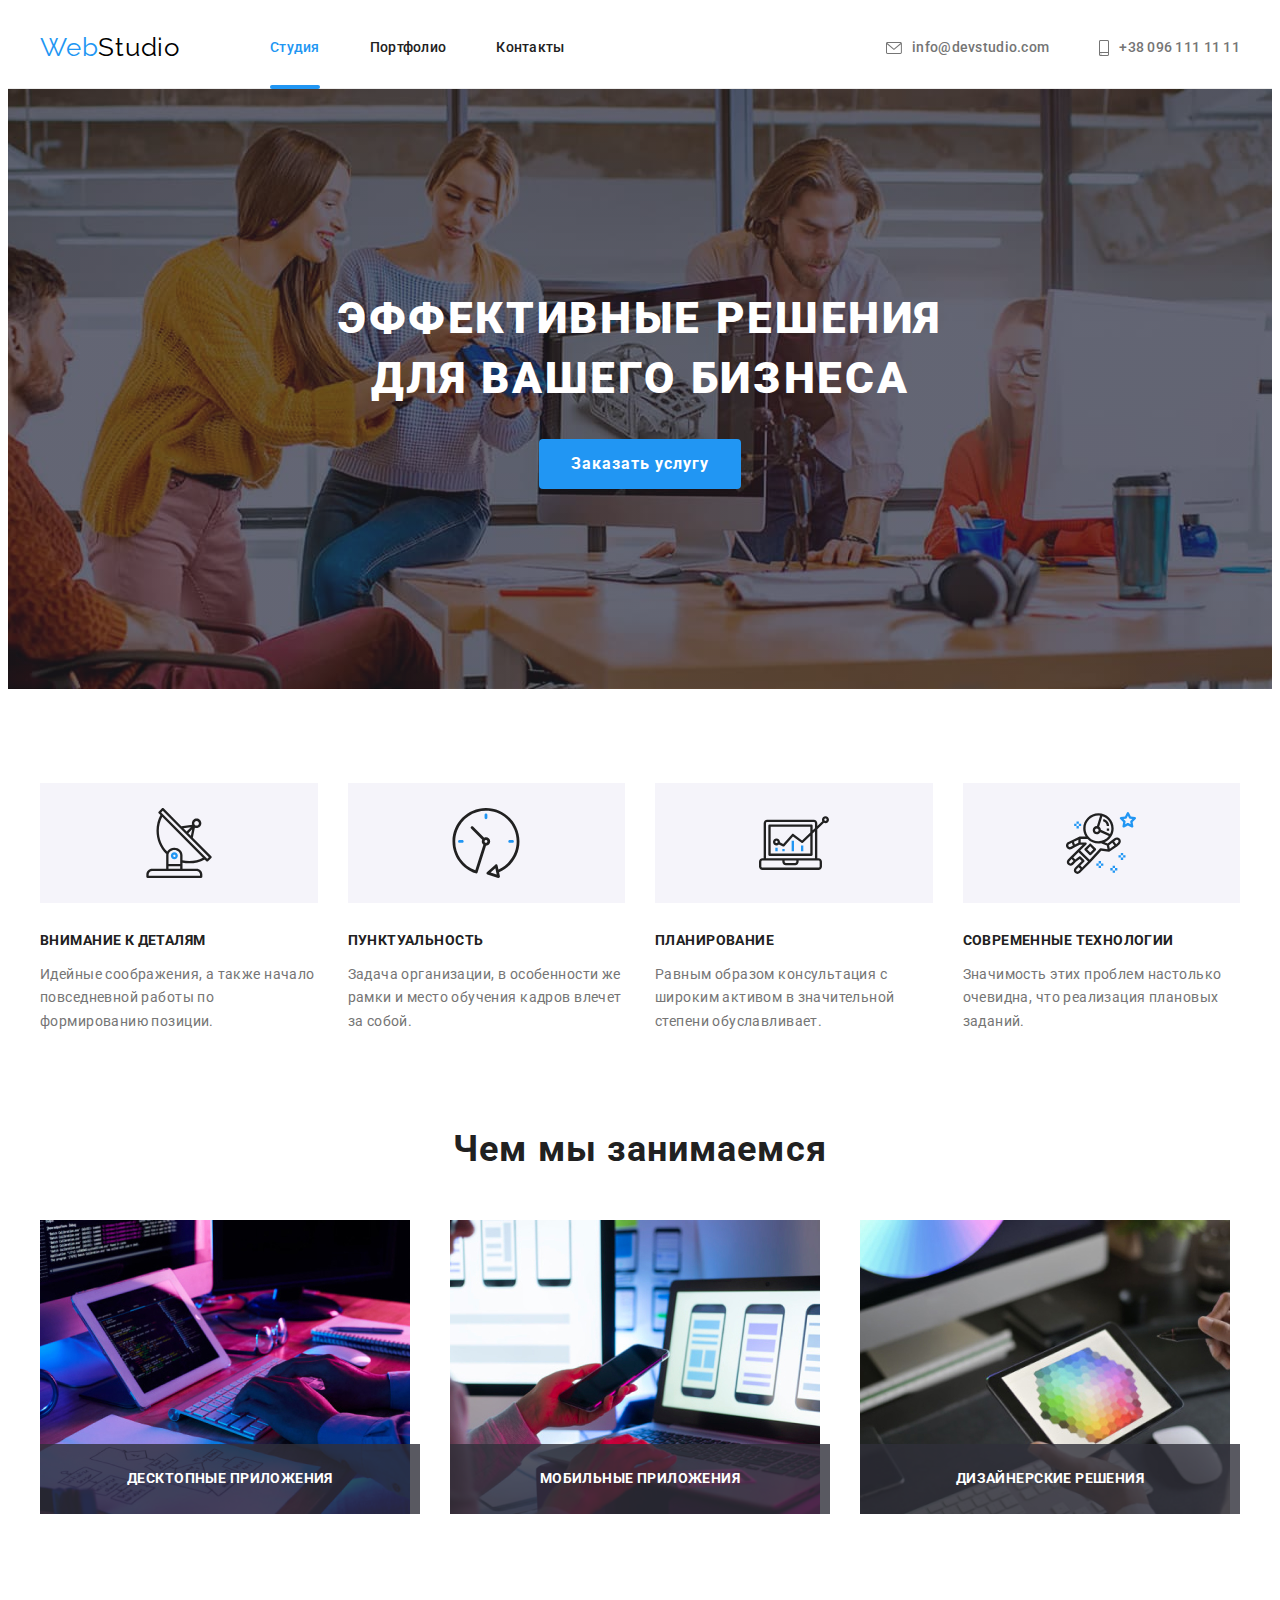
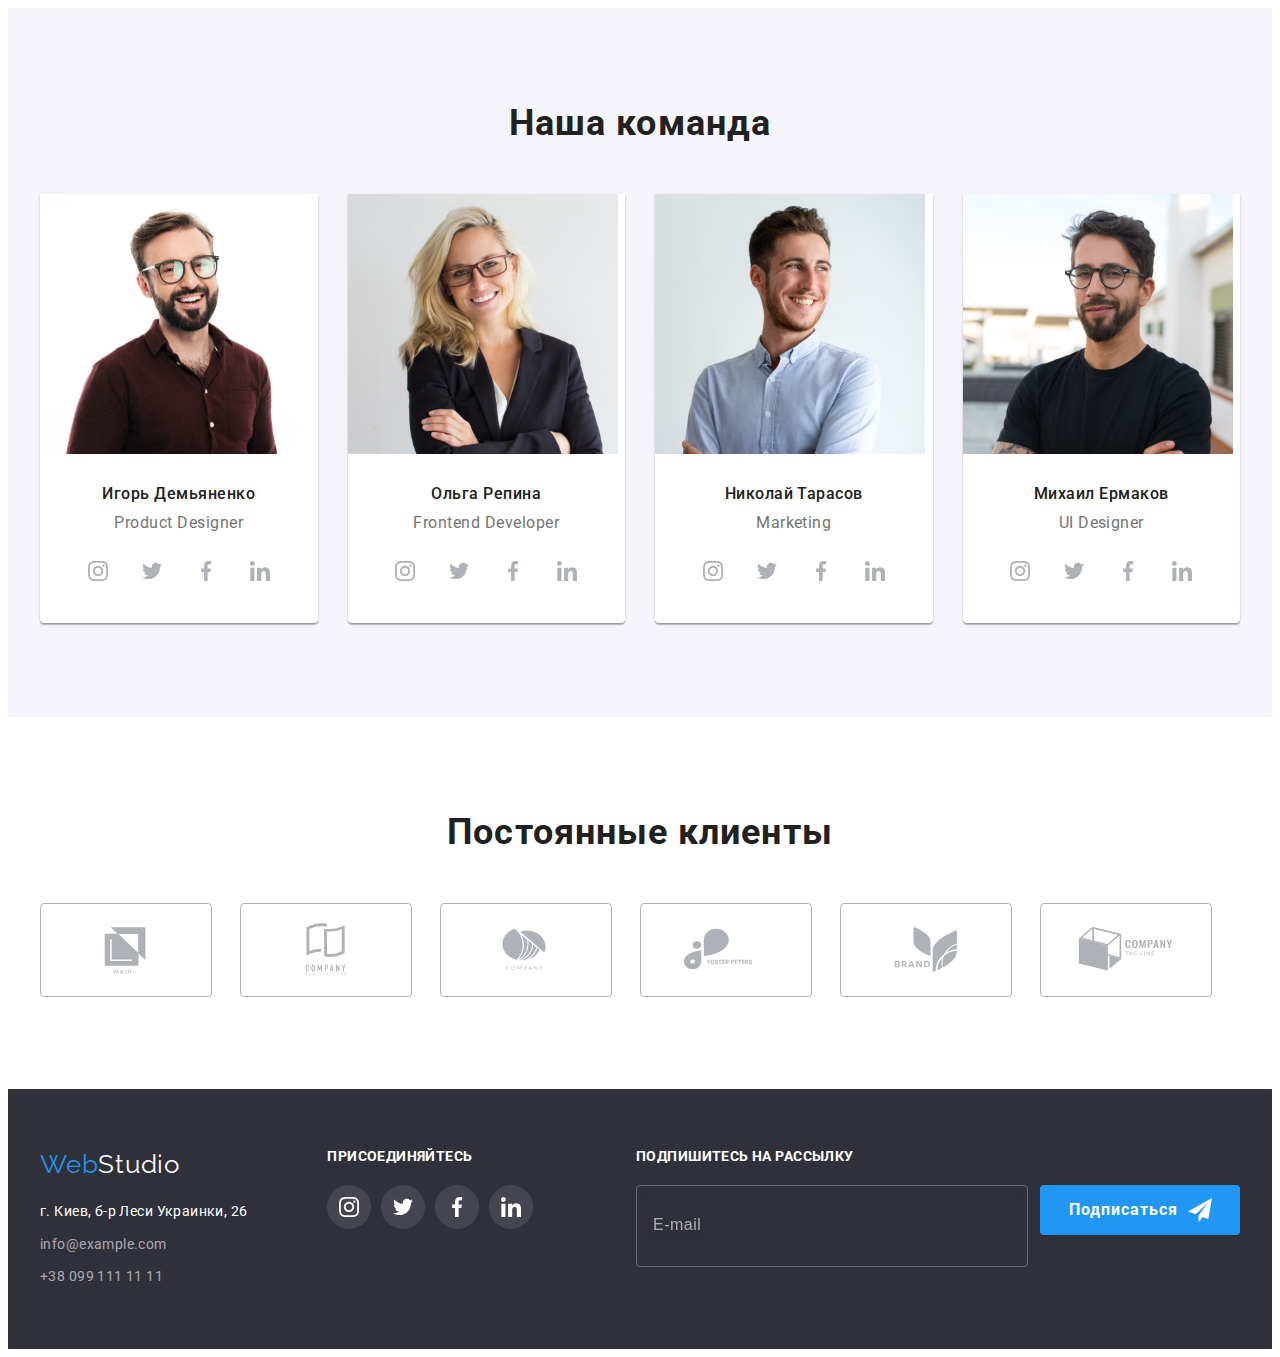
<file: index.html>
<!DOCTYPE html>
<html lang="ru">
<head>
    <meta charset="UTF-8">
    <meta http-equiv="X-UA-Compatible" content="IE=edge">
    <meta name="viewport" content="width=device-width, initial-scale=1.0">
    <title>Студия</title>
    <link rel="preconnect" href="https://fonts.googleapis.com">
    <link rel="preconnect" href="https://fonts.gstatic.com" crossorigin>
    <link href="https://fonts.googleapis.com/css2?family=Raleway:wght@700&family=Roboto:wght@400;500;700;900&display=swap" rel="stylesheet">
    <link rel="stylesheet" href="https://cdnjs.cloudflare.com/ajax/libs/modern-normalize/1.1.0/modern-normalize.min.css" integrity="sha512-wpPYUAdjBVSE4KJnH1VR1HeZfpl1ub8YT/NKx4PuQ5NmX2tKuGu6U/JRp5y+Y8XG2tV+wKQpNHVUX03MfMFn9Q==" crossorigin="anonymous" referrerpolicy="no-referrer" />
    <link rel="stylesheet" href="./css/styles.css">
</head>

<body>

    <!-- Верхняя линия -->

    <header class="header">
        <div class="container">
            <a class="header-logo" href="./index.html"><span>Web</span>Studio</a>
            <nav class="header-nav">
                <ul class="header-nav-list list">
                    <li class="header-nav-item"><a href="./index.html" class="header-nav-link current">Студия</a></li>
                    <li class="header-nav-item"><a href="./portfolio.html" class="header-nav-link">Портфолио</a></li>
                    <li class="header-nav-item"><a href="" class="header-nav-link">Контакты</a></li>
                </ul>
            </nav>
            
            <ul class="header-address-list list">
                <li class="header-address-item">
                    <a href="mailto:info@devstudio.com" class="header-address-link">
                        <svg class="header-address-icon" width="16" height="12">
                            <use href="./img/icons.svg#icon-envelope"></use>
                        </svg>info@devstudio.com
                    </a>
                </li>
                <li class="header-address-item">
                    <a href="tel:380961111111" class="header-address-link">
                        <svg class="header-address-icon" width="10" height="16">
                            <use href="./img/icons.svg#icon-smartphone"></use>
                        </svg>+38 096 111 11 11
                    </a>
                </li>
            </ul>
        </div>
    </header>

    <!-- Уникальный контент -->

    <main>
        <!-- Блок-герой -->
        
        <section class="hero">
                <div class="container">
                    <h1 class="hero-title">Эффективные решения для вашего бизнеса</h1>
                    <button type="button" class="hero-btn" data-modal-open>Заказать услугу</button>
                </div>
        </section>

        <!-- Блок преимуществ -->

        <section class="benefits section without-padding">
            <div class="container">
                <h2 class="hidden-title">Преимущества</h2> 
            <ul class="benefits-list list">
                <li class="benefit-item">
                    <div class="icon-thumb">
                        <svg class="benefit-icon">
                            <use href="./img/icons.svg#icon-benefit-antenna"></use>
                        </svg>
                    </div>
                    <h3 class="benefit-subtitle">Внимание к деталям</h3>
                    <p class="benefit-text">Идейные соображения, а также начало повседневной работы по формированию позиции.</p>
                </li>
                <li class="benefit-item">
                    <div class="icon-thumb">
                        <svg class="benefit-icon">
                            <use href="./img/icons.svg#icon-benefit-clock"></use>
                        </svg>
                    </div>
                    <h3 class="benefit-subtitle">Пунктуальность</h3>
                    <p class="benefit-text">Задача организации, в особенности же рамки и место обучения кадров влечет за собой.</p>
                </li>
                <li class="benefit-item">
                    <div class="icon-thumb">
                        <svg class="benefit-icon">
                            <use href="./img/icons.svg#icon-benefit-diagram"></use>
                        </svg>
                    </div>
                    <h3 class="benefit-subtitle">Планирование</h3>
                    <p class="benefit-text">Равным образом консультация с широким активом в значительной степени обуславливает.</p>
                </li>
                <li class="benefit-item">
                    <div class="icon-thumb">
                        <svg class="benefit-icon">
                            <use href="./img/icons.svg#icon-benefit-astronaut"></use>
                        </svg>
                    </div>
                    <h3 class="benefit-subtitle">Современные технологии</h3>
                    <p class="benefit-text">Значимость этих проблем настолько очевидна, что реализация плановых заданий.</p>
                </li>
            </ul>
            </div>
        </section>

        <!-- Блок услуг -->
        <section class="services section">
            <div class="container"> 
                <h2 class="section-title">Чем мы занимаемся</h2>
            <ul class="services-list list">
                <li class="services-list-item">
                    <p class="service-top-text">
                        Десктопные приложения
                    </p>
                    <a href="">
                        <img src="./img/service-1.jpg" alt="человек печатает на клавиатуре" width="370">
                    </a>
                </li>
                <li class="services-list-item">
                    <p class="service-top-text">
                        Мобильные приложения
                    </p>
                    <a href="">
                        <img src="./img/service-2.jpg" alt="человек смотрит на экран ноутбука" width="370">
                    </a>
                </li>
                <li class="services-list-item">
                    <p class="service-top-text">
                        Дизайнерские решения
                    </p>
                    <a href="">
                        <img src="./img/service-3.jpg" alt="человек выбирает цвет на палитре" width="370">
                    </a>
                </li>
            </ul>
            </div>
        </section>

        <!-- Наша команда -->
        <section class="team section">
            <div class="container">
                <h2 class="section-title">Наша команда</h2>
            <ul class="team-list list">
                <li class="team-item">
                    <img src="./img/team-member-1.jpg" alt="Фото Игоря Демьяненко" width="270" class="team-img">
                    <div class="name-container">
                        <h3 class="team-subtitle">Игорь Демьяненко</h3>
                        <p lang="en" class="team-text">Product Designer</p>
                        <ul class="social-media-list list">
                            <li class="social-media-item">
                                <a href="" class="social-media-link">
                                    <svg class="social-media-icon">
                                        <use href="./img/icons.svg#icon-instagram"></use>
                                    </svg>
                                </a>
                            </li>
                            <li class="social-media-item">
                                <a href="" class="social-media-link">
                                    <svg class="social-media-icon">
                                        <use href="./img/icons.svg#icon-twitter"></use>
                                    </svg>
                                </a>
                            </li>
                            <li class="social-media-item">
                                <a href="" class="social-media-link">
                                    <svg class="social-media-icon">
                                        <use href="./img/icons.svg#icon-facebook"></use>
                                    </svg>
                                </a>
                            </li>
                            <li class="social-media-item">
                                <a href="" class="social-media-link">
                                    <svg class="social-media-icon">
                                        <use href="./img/icons.svg#icon-linkedin"></use>
                                    </svg>
                                </a>
                            </li>
                        </ul>
                    </div>
                </li>
                <li class="team-item">
                    <img src="./img/team-member-2.jpg" alt="Фото Ольги Репиной" width="270" class="team-img">
                    <div class="name-container">
                        <h3 class="team-subtitle">Ольга Репина</h3>
                        <p lang="en" class="team-text">Frontend Developer</p>
                        <ul class="social-media-list list">
                            <li class="social-media-item">
                                <a href="" class="social-media-link">
                                    <svg class="social-media-icon">
                                        <use href="./img/icons.svg#icon-instagram"></use>
                                    </svg>
                                </a>
                            </li>
                            <li class="social-media-item">
                                <a href="" class="social-media-link">
                                    <svg class="social-media-icon">
                                        <use href="./img/icons.svg#icon-twitter"></use>
                                    </svg>
                                </a>
                            </li>
                            <li class="social-media-item">
                                <a href="" class="social-media-link">
                                    <svg class="social-media-icon">
                                        <use href="./img/icons.svg#icon-facebook"></use>
                                    </svg>
                                </a>
                            </li>
                            <li class="social-media-item">
                                <a href="" class="social-media-link">
                                    <svg class="social-media-icon">
                                        <use href="./img/icons.svg#icon-linkedin"></use>
                                    </svg>
                                </a>
                            </li>
                        </ul>                        
                    </div>
                </li>
                <li class="team-item">
                    <img src="./img/team-member-3.jpg" alt="Фото Николая Тарасова" width="270" class="team-img">
                    <div class="name-container">
                        <h3 class="team-subtitle">Николай Тарасов</h3>
                        <p lang="en" class="team-text">Marketing</p>
                        <ul class="social-media-list list">
                            <li class="social-media-item">
                                <a href="" class="social-media-link">
                                    <svg class="social-media-icon">
                                        <use href="./img/icons.svg#icon-instagram"></use>
                                    </svg>
                                </a>
                            </li>
                            <li class="social-media-item">
                                <a href="" class="social-media-link">
                                    <svg class="social-media-icon">
                                        <use href="./img/icons.svg#icon-twitter"></use>
                                    </svg>
                                </a>
                            </li>
                            <li class="social-media-item">
                                <a href="" class="social-media-link">
                                    <svg class="social-media-icon">
                                        <use href="./img/icons.svg#icon-facebook"></use>
                                    </svg>
                                </a>
                            </li>
                            <li class="social-media-item">
                                <a href="" class="social-media-link">
                                    <svg class="social-media-icon">
                                        <use href="./img/icons.svg#icon-linkedin"></use>
                                    </svg>
                                </a>
                            </li>
                        </ul>                        
                    </div>
                </li>
                <li class="team-item">
                    <img src="./img/team-member-4.jpg" alt="Фото Михаила Ермакова" width="270" class="team-img">
                    <div class="name-container">
                        <h3 class="team-subtitle">Михаил Ермаков</h3>
                        <p lang="en" class="team-text">UI Designer</p>
                        <ul class="social-media-list list">
                            <li class="social-media-item">
                                <a href="" class="social-media-link">
                                    <svg class="social-media-icon">
                                        <use href="./img/icons.svg#icon-instagram"></use>
                                    </svg>
                                </a>
                            </li>
                            <li class="social-media-item">
                                <a href="" class="social-media-link">
                                    <svg class="social-media-icon">
                                        <use href="./img/icons.svg#icon-twitter"></use>
                                    </svg>
                                </a>
                            </li>
                            <li class="social-media-item">
                                <a href="" class="social-media-link">
                                    <svg class="social-media-icon">
                                        <use href="./img/icons.svg#icon-facebook"></use>
                                    </svg>
                                </a>
                            </li>
                            <li class="social-media-item">
                                <a href="" class="social-media-link">
                                    <svg class="social-media-icon">
                                        <use href="./img/icons.svg#icon-linkedin"></use>
                                    </svg>
                                </a>
                            </li>
                        </ul>                        
                    </div>
                </li>
            </ul>
            </div>
        </section>
    </main>


    <!-- Постоянные клиенты -->

    <section class="clients section">
        <div class="container">
            <h2 class="section-title">Постоянные клиенты</h2>
            <ul class="clients-list list">
                <li class="client-item">
                    <a href="" class="client-link">
                        <svg class="client-icon">
                            <use href="./img/icons.svg#icon-client-logo-1"></use>
                        </svg>
                    </a>
                </li>
                <li class="client-item">
                    <a href="" class="client-link">
                        <svg class="client-icon">
                            <use href="./img/icons.svg#icon-client-logo-2"></use>
                        </svg>
                    </a>
                </li>
                <li class="client-item">
                    <a href="" class="client-link">
                        <svg class="client-icon">
                            <use href="./img/icons.svg#icon-client-logo-3"></use>
                        </svg>
                    </a>
                </li>
                <li class="client-item">
                    <a href="" class="client-link">
                        <svg class="client-icon">
                            <use href="./img/icons.svg#icon-client-logo-4"></use>
                        </svg>
                    </a>
                </li>
                <li class="client-item">
                    <a href="" class="client-link">
                        <svg class="client-icon">
                            <use href="./img/icons.svg#icon-client-logo-5"></use>
                        </svg>
                    </a>
                </li>
                <li class="client-item">
                    <a href="" class="client-link">
                        <svg class="client-icon">
                            <use href="./img/icons.svg#icon-client-logo-6"></use>
                        </svg>
                    </a>
                </li>
            </ul>
        </div>
    </section>


    <!-- Футер -->

    <footer class="footer">
        <div class="container">
            <div class="footer-address">
                <a class="footer-logo" href="./index.html"><span>Web</span>Studio</a>
                <address>
                    <ul class="footer-address-list list">
                        <li class="footer-address-item"><a href="https://goo.gl/maps/VfhAvURkBArNc4L6A" target="blank" rel="noopener nofollow noreferrer" class="footer-address-link location">
                    г. Киев, б-р Леси Украинки, 26</a></li>
                    <li class="footer-address-item"><a href="mailto:info@example.com" class="footer-address-link">info@example.com</a></li>
                    <li class="footer-address-item"><a href="tel:380991111111" class="footer-address-link">+38 099 111 11 11</a></li>
                </ul>
            </address>
        </div>
        <div class="footer-social-media">
            <b>Присоединяйтесь</b>
            <ul class="footer-social-media-list list">
                <li class="footer-social-media-item">
                    <a href="" class="footer-social-media-link">
                        <svg class="footer-social-media-icon">
                            <use href="./img/icons.svg#icon-instagram"></use>
                        </svg>
                    </a>
                </li>
                <li class="footer-social-media-item">
                    <a href="" class="footer-social-media-link">
                        <svg class="footer-social-media-icon">
                            <use href="./img/icons.svg#icon-twitter"></use>
                        </svg>
                    </a>
                </li>
                <li class="footer-social-media-item">
                    <a href="" class="footer-social-media-link">
                        <svg class="footer-social-media-icon">
                            <use href="./img/icons.svg#icon-facebook"></use>
                        </svg>
                    </a>
                </li>
                <li class="footer-social-media-item">
                    <a href="" class="footer-social-media-link">
                        <svg class="footer-social-media-icon">
                            <use href="./img/icons.svg#icon-linkedin"></use>
                        </svg>
                    </a>
                </li>
            </ul>
        </div>
        <div class="footer-form-container">
            <b>Подпишитесь на рассылку</b>
            <form name="footer-form" class="footer-form">
                <label class="footer-form-label">
                    <input type="email" name="email" placeholder="E-mail" required class="footer-form-input">
                </label>
                <button type="submit" class="send-email-btn button">
                    Подписаться
                    <svg class="icon-footer-form" width="24px" height="24px">
                        <use href="./img/icons.svg#icon-send"></use>
                    </svg>
                </button>
            </form>
        </div>
    </div>
</footer>

<!-- МОДАЛЬНОЕ ОКНО -->

<div class="backdrop is-hidden" data-modal>
    <div class="modal">
            
            <b class="form-title">Оставьте свои данные, мы вам перезвоним</b>
            <form name="modal-form" class="modal-form">
                <div class="form-field">
                    <label class="modal-form-label" for="name">Имя</label>
                    <div class="input-wrap">
                    <input type="text" class="form-input" name="user-name" id="name" required>
                    <svg class="modal-form-icon" width="18" height="18">
                        <use href="./img/icons.svg#icon-person-black"></use>
                    </svg>
                    </div>
                </div>
                <div class="form-field">
                    <label class="modal-form-label" for="tel">Телефон</label>
                    <div class="input-wrap">
                    <input type="tel" class="form-input" name="user-tel" id="tel" required>
                    <svg class="modal-form-icon" width="18" height="18">
                        <use href="./img/icons.svg#icon-phone-black"></use>
                    </svg>
                    </div>
                </div>
                <div class="form-field">
                    <label class="modal-form-label" for="email">Почта</label>
                    <div class="input-wrap">
                    <input type="email" class="form-input" name="user-email" id="email" required>
                    <svg class="modal-form-icon" width="18" height="18">
                        <use href="./img/icons.svg#icon-email-black"></use>
                    </svg>
                    </div>
                </div>
                <div class="comment-field">
                    <label class="modal-form-label" for="comment">Комментарий</label>
                    <textarea
                    class="comment-text"
                    name="user-comment"
                    id="comment"
                    placeholder="Введите текст"
                    ></textarea>
                </div>
                <label class="checkbox-label">
                    <input type="checkbox" class="checkbox" name="agreement" value="true" required/>
                    <span class="checkbox-icon"></span>
                    Соглашаюсь с рассылкой и принимаю&nbsp; <a href="" class="terms-link">Условия договора</a>
                </label>
                <button type="submit" class="send-form-btn button">Отправить</button>
            </form>

        <button type="button" class="modal-close-btn button" data-modal-close>
            <svg class=icon-close-button width="18" height="18">
                <use href="./img/icons.svg#icon-close-black"></use>
            </svg>
        </button>
    </div>
</div>

<script src="./js/modal.js"></script>
</body>

</html>
</file>
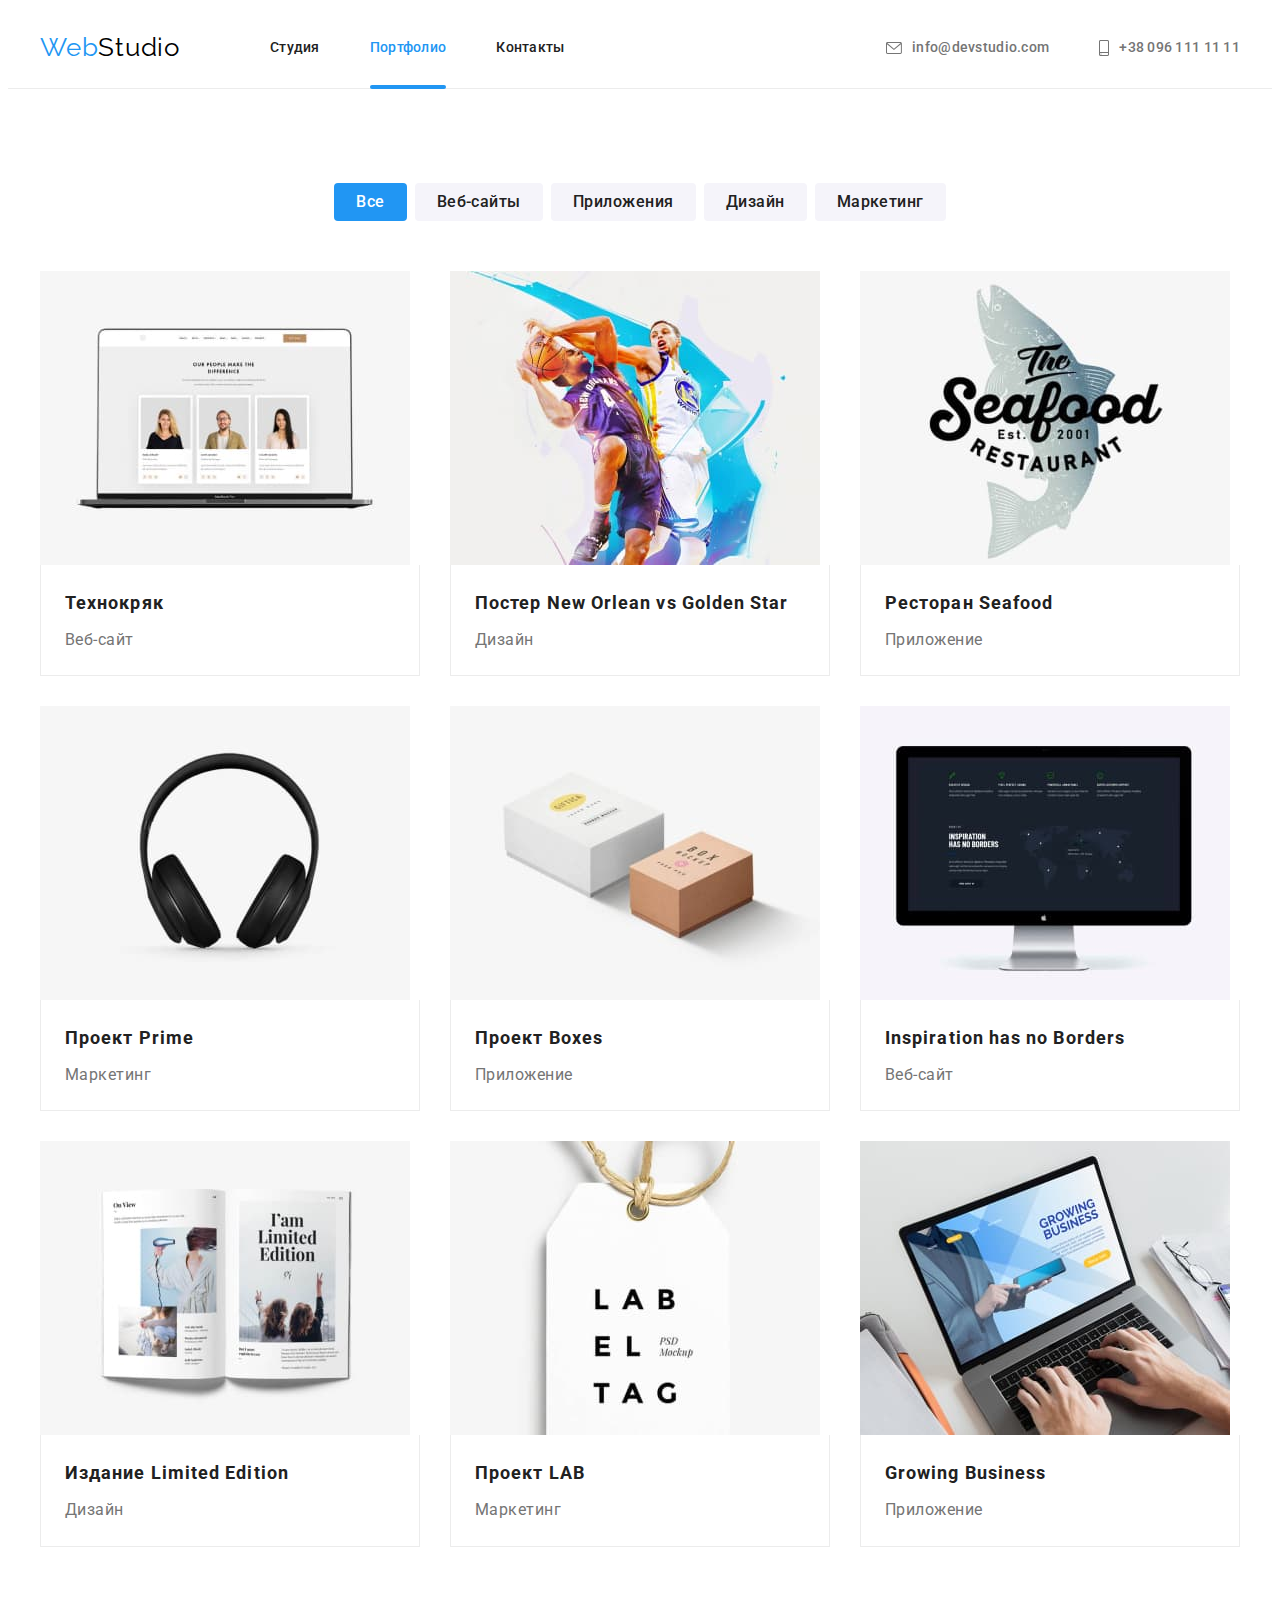
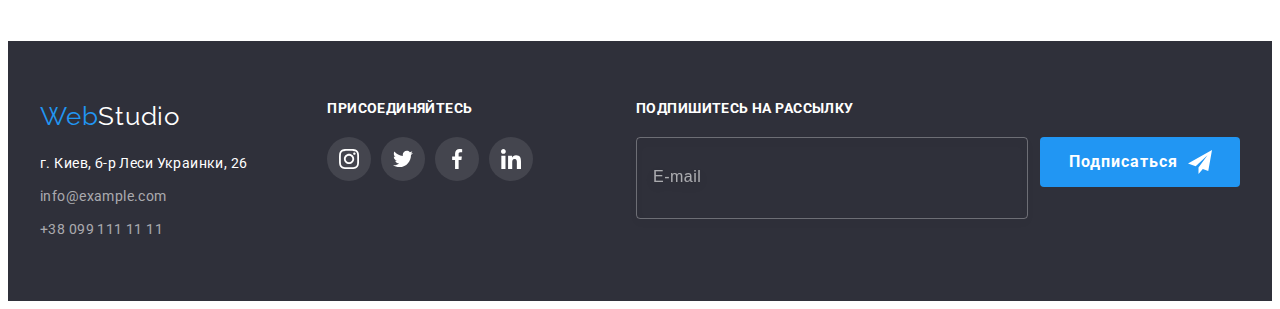
<file: portfolio.html>
<!DOCTYPE html>
<html lang="ru">
<head>
    <meta charset="UTF-8">
    <meta http-equiv="X-UA-Compatible" content="IE=edge">
    <meta name="viewport" content="width=device-width, initial-scale=1.0">
    <title>Студия</title>
    <link rel="preconnect" href="https://fonts.googleapis.com">
    <link rel="preconnect" href="https://fonts.gstatic.com" crossorigin>
    <link href="https://fonts.googleapis.com/css2?family=Raleway:wght@700&family=Roboto:wght@400;500;700;900&display=swap" rel="stylesheet">
    <link rel="stylesheet" href="https://cdnjs.cloudflare.com/ajax/libs/modern-normalize/1.1.0/modern-normalize.min.css" integrity="sha512-wpPYUAdjBVSE4KJnH1VR1HeZfpl1ub8YT/NKx4PuQ5NmX2tKuGu6U/JRp5y+Y8XG2tV+wKQpNHVUX03MfMFn9Q==" crossorigin="anonymous" referrerpolicy="no-referrer" />
    <link rel="stylesheet" href="./css/styles.css">
</head>
<body>

    <!-- Верхняя линия -->

     <header class="header">
        <div class="container">
            <a class="header-logo" href="./index.html"><span>Web</span>Studio</a>
            <nav class="header-nav">
                <ul class="header-nav-list list">
                    <li class="header-nav-item"><a href="./index.html" class="header-nav-link">Студия</a></li>
                    <li class="header-nav-item"><a href="./portfolio.html" class="header-nav-link current">Портфолио</a></li>
                    <li class="header-nav-item"><a href="" class="header-nav-link">Контакты</a></li>
                </ul>
            </nav>
            
            <ul class="header-address-list list">
                <li class="header-address-item">
                    <a href="mailto:info@devstudio.com" class="header-address-link">
                        <svg class="header-address-icon" width="16" height="12">
                            <use href="./img/icons.svg#icon-envelope"></use>
                        </svg>info@devstudio.com
                    </a>
                </li>
                <li class="header-address-item">
                    <a href="tel:380961111111" class="header-address-link">
                        <svg class="header-address-icon" width="10" height="16">
                            <use href="./img/icons.svg#icon-smartphone"></use>
                        </svg>+38 096 111 11 11
                    </a>
                </li>
            </ul>
        </div>
    </header>

    <!-- Уникальный контент -->

    <main>
        <!-- Портфолио -->

        <section class="portfolio section">
            <div class="container">
                <h1 class="hidden-title">Портфолио</h1>
                <ul class="portfolio-btn-list list">
                    <li class="portfolio-btn-item"><button type="button" class="portfolio-btn current">Все</button></li>
                    <li class="portfolio-btn-item"><button type="button" class="portfolio-btn">Веб-сайты</button></li>
                    <li class="portfolio-btn-item"><button type="button" class="portfolio-btn">Приложения</button></li>
                    <li class="portfolio-btn-item"><button type="button" class="portfolio-btn">Дизайн</button></li>
                    <li class="portfolio-btn-item"><button type="button" class="portfolio-btn">Маркетинг</button></li>
            </ul>

            <ul class="portfolio-list list">
                <li class="portfolio-item">
                    <a href="" class="portfolio-link">
                        <div class="portfolio-img-thumb">
                            <img src="./img/portfolio-img-1.jpg" alt="Ноутбук" width="370" height="294">
                            <p class="portfolio-text-overlay">
                                Ресурс предлагает комплексные предложения с разным уровнем функционала и сервисов. Все это позволит посетителю получить исчерпывающие сведения о компании или частном лице.
                            </p>
                        </div>
                        <div class="client-container">
                            <h2 class="portfolio-subtitle">Технокряк</h2>
                            <p class="portfolio-text">Веб-сайт</p>
                        </div>
                    </a>
                </li>
                <li class="portfolio-item">
                    <a href="" class="portfolio-link">
                        <div class="portfolio-img-thumb">
                            <img src="./img/portfolio-img-2.jpg" alt="Два баскетболиста играют" width="370" height="294">
                            <p class="portfolio-text-overlay">
                                Ресурс предлагает комплексные предложения с разным уровнем функционала и сервисов. Все это позволит посетителю получить исчерпывающие сведения о компании или частном лице.
                            </p>
                        </div>
                        <div class="client-container">
                            <h2 class="portfolio-subtitle">Постер New Orlean vs Golden Star</h2>
                            <p class="portfolio-text">Дизайн</p>
                        </div>
                    </a>
                </li>
                <li class="portfolio-item">
                    <a href="" class="portfolio-link">
                        <div class="portfolio-img-thumb">
                            <img src="./img/portfolio-img-3.jpg" alt="Логотип ресторана" width="370" height="294">
                            <p class="portfolio-text-overlay">
                                Ресурс предлагает комплексные предложения с разным уровнем функционала и сервисов. Все это позволит посетителю получить исчерпывающие сведения о компании или частном лице.
                            </p>
                        </div>
                        <div class="client-container">
                            <h2 class="portfolio-subtitle">Ресторан Seafood</h2>
                            <p class="portfolio-text">Приложение</p>
                        </div>
                    </a>
                </li>
                <li class="portfolio-item">
                    <a href="" class="portfolio-link">
                        <div class="portfolio-img-thumb">
                             <img src="./img/portfolio-img-4.jpg" alt="Наушники" width="370" height="294">
                             <p class="portfolio-text-overlay">
                                Ресурс предлагает комплексные предложения с разным уровнем функционала и сервисов. Все это позволит посетителю получить исчерпывающие сведения о компании или частном лице.
                            </p>
                        </div>
                        <div class="client-container">
                            <h2 class="portfolio-subtitle">Проект Prime</h2>
                            <p class="portfolio-text">Маркетинг</p>
                        </div>
                    </a>
                </li>
                <li class="portfolio-item">
                    <a href="" class="portfolio-link">
                        <div class="portfolio-img-thumb">
                            <img src="./img/portfolio-img-5.jpg" alt="Коробки" width="370" height="294">
                            <p class="portfolio-text-overlay">
                                Ресурс предлагает комплексные предложения с разным уровнем функционала и сервисов. Все это позволит посетителю получить исчерпывающие сведения о компании или частном лице.
                            </p>
                        </div>
                        <div class="client-container">
                            <h2 class="portfolio-subtitle">Проект Boxes</h2>
                            <p class="portfolio-text">Приложение</p>
                        </div>
                    </a>
                </li>
                <li class="portfolio-item">
                    <a href="" class="portfolio-link">
                        <div class="portfolio-img-thumb">
                            <img src="./img/portfolio-img-6.jpg" alt="Экран компьютера" width="370" height="294">
                            <p class="portfolio-text-overlay">
                                Ресурс предлагает комплексные предложения с разным уровнем функционала и сервисов. Все это позволит посетителю получить исчерпывающие сведения о компании или частном лице.
                            </p>
                        </div>
                        <div class="client-container">
                            <h2 class="portfolio-subtitle">Inspiration has no Borders</h2>
                            <p class="portfolio-text">Веб-сайт</p>
                        </div>
                    </a>
                </li>
                <li class="portfolio-item">
                    <a href="" class="portfolio-link">
                        <div class="portfolio-img-thumb">
                            <img src="./img/portfolio-img-7.jpg" alt="Открытый журнал" width="370" height="294">
                            <p class="portfolio-text-overlay">
                                Ресурс предлагает комплексные предложения с разным уровнем функционала и сервисов. Все это позволит посетителю получить исчерпывающие сведения о компании или частном лице.
                            </p>
                        </div>
                        <div class="client-container">
                            <h2 class="portfolio-subtitle">Издание Limited Edition</h2>
                            <p class="portfolio-text">Дизайн</p>
                        </div>
                    </a>
                </li>
                <li class="portfolio-item">
                    <a href="" class="portfolio-link">
                        <div class="portfolio-img-thumb">
                            <img src="./img/portfolio-img-8.jpg" alt="Бирка" width="370" height="294">
                            <p class="portfolio-text-overlay">
                                Ресурс предлагает комплексные предложения с разным уровнем функционала и сервисов. Все это позволит посетителю получить исчерпывающие сведения о компании или частном лице.
                            </p>
                        </div>
                        <div class="client-container">
                            <h2 class="portfolio-subtitle">Проект LAB</h2>
                            <p class="portfolio-text">Маркетинг</p>
                        </div>
                    </a>
                </li>
                <li class="portfolio-item">
                    <a href="" class="portfolio-link">
                        <div class="portfolio-img-thumb">
                            <img src="./img/portfolio-img-9.jpg" alt="Человек печатает на клавиатуре ноутбука" width="370" height="294">
                            <p class="portfolio-text-overlay">
                                Ресурс предлагает комплексные предложения с разным уровнем функционала и сервисов. Все это позволит посетителю получить исчерпывающие сведения о компании или частном лице.
                            </p>
                        </div>
                        <div class="client-container">
                            <h2 class="portfolio-subtitle">Growing Business</h2>
                            <p class="portfolio-text">Приложение</p>
                        </div>
                    </a>
                </li>
            </ul>
            </div>
        </section>
    </main>

    <!-- Футер -->

 <footer class="footer">
        <div class="container">
            <div class="footer-address">
                <a class="footer-logo" href="./index.html"><span>Web</span>Studio</a>
                <address>
                    <ul class="footer-address-list list">
                        <li class="footer-address-item"><a href="https://goo.gl/maps/VfhAvURkBArNc4L6A" target="blank" rel="noopener nofollow noreferrer" class="footer-address-link location">
                    г. Киев, б-р Леси Украинки, 26</a></li>
                    <li class="footer-address-item"><a href="mailto:info@example.com" class="footer-address-link">info@example.com</a></li>
                    <li class="footer-address-item"><a href="tel:380991111111" class="footer-address-link">+38 099 111 11 11</a></li>
                </ul>
            </address>
        </div>
        <div class="footer-social-media">
            <b>Присоединяйтесь</b>
            <ul class="footer-social-media-list list">
                <li class="footer-social-media-item">
                    <a href="" class="footer-social-media-link">
                        <svg class="footer-social-media-icon">
                            <use href="./img/icons.svg#icon-instagram"></use>
                        </svg>
                    </a>
                </li>
                <li class="footer-social-media-item">
                    <a href="" class="footer-social-media-link">
                        <svg class="footer-social-media-icon">
                            <use href="./img/icons.svg#icon-twitter"></use>
                        </svg>
                    </a>
                </li>
                <li class="footer-social-media-item">
                    <a href="" class="footer-social-media-link">
                        <svg class="footer-social-media-icon">
                            <use href="./img/icons.svg#icon-facebook"></use>
                        </svg>
                    </a>
                </li>
                <li class="footer-social-media-item">
                    <a href="" class="footer-social-media-link">
                        <svg class="footer-social-media-icon">
                            <use href="./img/icons.svg#icon-linkedin"></use>
                        </svg>
                    </a>
                </li>
            </ul>
        </div>
        <div class="footer-form-container">
            <b>Подпишитесь на рассылку</b>
            <form name="footer-form" class="footer-form">
                <label class="footer-form-label">
                    <input type="email" name="email" placeholder="E-mail" required class="footer-form-input">
                </label>
                <button type="submit" class="send-email-btn button">
                    Подписаться
                    <svg class="icon-footer-form" width="24px" height="24px">
                        <use href="./img/icons.svg#icon-send"></use>
                    </svg>
                </button>
            </form>
        </div>
    </div>
</footer>

</body>
</html>
</file>
<file: css/styles.css>
:root {
    --primary-logo-color: #000000;
    --nav-link-color: #212121;
    --address-link-color: #757575;
    --primary-footer-link-color: #ffffff;
    --secondary-footer-link-color: rgba(255,255,255,.6);
    --primary-text-color: #757575;
    --secondary-text-color: rgba(255,255,255,.6);
    --title-color: #212121;
    --accent-color: #2196f3;
    --hover-color: #188ce8;
    --primary-background-color: #ffffff;
    --primary-dark-background-color: #2F303A;
    --secondary-background-color: #f5f4fA;
}

body {
    color: var(--primary-text-color);
    background-color: var(--primary-background-color);
    font-family: 'Roboto', sans-serif;
    font-size: 14px;
    font-weight: 400;
}

a,
button {
    text-decoration: none;
    padding: 0;
    border: none;
}

img {
    display: block;
}

.container {
    max-width: 1200px;
    margin: 0 auto;
    padding-left: 15px;
    padding-right: 15px;

    /* outline: 2px dashed #f44336; */
}

.section {
    padding-top: 94px;
    padding-bottom: 94px;
}

.section.without-padding {
    padding-bottom: 0;
}

.section-title {
    margin-top: 0;
    margin-bottom: 50px;
    font-weight: 700;
    font-size: 36px;
    line-height: 1.17;
    text-align: center;
    letter-spacing: 0.03em;

    color: var(--title-color);
}

.hidden-title {
    position: absolute;
    white-space: nowrap;
    width: 1px;
    height: 1px;
    overflow: hidden;
    border: 0;
    padding: 0;
    clip: rect(0 0 0 0);
    clip-path: inset(50%);
    margin: -1px;
}

.list {
    padding: 0;
    margin: 0;
    list-style: none;
}

p {
    margin: 0;
}


/* Логотип */

.header-logo,
.footer-logo {
    display: inline-block;
    font-family: 'Raleway', sans-serif;
    font-size: 26px;
    line-height: 1.2;
    letter-spacing: 0.03em;
}

.header-logo {
    color: var(--primary-logo-color);
}

.footer-logo {
    margin-bottom: 20px;
    color: var(--primary-background-color);
}

.header-logo span,
.footer-logo span {
    color: var(--accent-color);
}


/* Навигация */

.header {
    border-bottom: 1px solid #ececec;
}

.header > .container {
    display: flex;
    justify-content: space-between;
    align-items: center;
}

.header-nav-list {
    display: flex;
    align-content: center;
}

.header-address-list {
    display: flex;
    margin-left: auto;
    justify-content: center;
    align-items: center;
}

.header-logo {
    margin-right: 90px;
}

.header-nav-item:not(:last-child),
.header-address-item:not(:last-child) {
    margin-right: 50px;
}

.header-nav-link,
.header-address-link {
    display: block;
    padding-top: 32px;
    padding-bottom: 32px;

    transition: color 250ms cubic-bezier(0.4, 0, 0.2, 1);

    font-style: normal;
    font-weight: 500;
    line-height: 1.14;
    letter-spacing: 0.02em;
}

.header-nav-link {
    color: var(--nav-link-color);
    position: relative;
}

.header-address-link {
    display: flex;
    align-items: center;
}

.header-nav-link:hover,
.header-nav-link:focus,
.header-address-link:hover,
.header-address-link:focus {
    color: var(--accent-color);
}

.header-nav-link.current {
    color: var(--accent-color);
}

.header-nav-link.current::after {
    content: '';
    position: absolute;
    left: 0;
    bottom: -1.5px;

    display: block;
    width: 100%;
    height: 4px;
    border-radius: 2px;

    background-color: var(--accent-color);
}

.header-address-link {
    color: var(--address-link-color);
}

.header-address-icon {
    fill: currentColor;
    margin-right: 10px;
}



/* Блок-герой */

.hero {
    max-width: 1600px;
    margin: 0 auto;

    padding-top: 200px;
    padding-bottom: 200px;
    text-align: center;

    background-image:
    linear-gradient(rgba(47, 48, 58, 0.4), rgba(47, 48, 58, 0.4)),
    url(../img/hero-img.jpg);
    background-repeat: no-repeat;
    background-position: center;
    background-size: cover;
    background-color: var(--primary-dark-background-color);


}

.hero-title {
    max-width: 696px;
    margin-top: 0;
    margin-right: auto;
    margin-bottom: 30px;
    margin-left: auto;
    padding: 0;
    
    font-weight: 900;
    font-size: 44px;
    line-height: 1.36;
    letter-spacing: 0.06em;
    text-transform: uppercase;
    color: var(--primary-background-color);
}

.hero-btn {
    display: inline-block;
    min-width: 200px;
    height: 50px;
    padding: 10px 32px;
    margin: 0 auto;
    border-radius: 4px;

    background-color: var(--accent-color);
    color: #ffffff;

    font-family: inherit;
    font-weight: 700;
    font-size: 16px;
    line-height: 1.88;
    letter-spacing: 0.06em;

    cursor: pointer;
    transition: background-color 250ms cubic-bezier(0.4, 0, 0.2, 1);
}

.hero-btn:hover,
.hero-btn:focus {
    background-color: var(--hover-color);
}


/* Блок преимуществ */

.benefits-list {
    display: flex;
}

.benefit-item:not(:last-child) {
    margin-right: 30px;
}

.benefit-item {
    width: calc((100% - 90px) / 4);
}

/* .benefit-item::before {
    display: block;
    content: '';
    height: 120px;
    margin-bottom: 30px;

    background-repeat: no-repeat;
    background-position: center;
    background-size: 70px 70px;
    background-color: var(--secondary-background-color);
}

.icon-antenna::before {
    background-image: url(../img/benefit-icon-antenna.svg);
} */

.icon-thumb {
    display: flex;
    justify-content: center;
    align-items: center;
    height: 120px;
    margin-bottom: 30px;

    background-color: var(--secondary-background-color);
}

.benefit-icon {
    width: 70px;
    height: 70px;
}

.benefit-subtitle {
    margin-top: 0;
    margin-bottom: 10;

    font-weight: 700;
    font-size: 14px;
    line-height: 1.14;
    letter-spacing: 0.03em;
    text-transform: uppercase;
    
    color: var(--title-color);
}

.benefit-text {
    margin: 0;
    line-height: 1.7;
    letter-spacing: 0.03em;
    
    color: var(--primary-text-color);
}


/* Блок услуг */

.services-list {
    display: flex;
}

.services-list-item {
    width: calc((100% - 60px) / 3);
}

.services-list-item:not(:last-child) {
    margin-right: 30px;
}

.services-list-item {
    position: relative;
}

.service-top-text {
    position: absolute;
    left: 0;
    bottom: 0;

    width: 100%;
    height: 70px;

    display: flex;
    justify-content: center;
    align-items: center;

    font-weight: 700;
    font-size: 14px;
    line-height: 1.14;
    text-align: center;
    letter-spacing: 0.03em;
    text-transform: uppercase;
    color: #FFFFFF;

    background-color: rgba(47, 48, 58, 0.8);
}


/* Наша команда */

.team {
    background-color: var(--secondary-background-color);
}

.team-list {
    display: flex;
}

.team-item:not(:last-child) {
    margin-right: 30px;
}

.team-item {
    width: calc((100% - 90px) / 4);

    background-color: var(--primary-background-color);

    box-shadow: 0px 1px 3px rgba(0, 0, 0, 0.12), 0px 1px 1px rgba(0, 0, 0, 0.14), 0px 2px 1px rgba(0, 0, 0, 0.2);
    border-radius: 0px 0px 4px 4px;
}

.name-container {
    padding-top: 30px;
    padding-bottom: 30px;
    text-align: center;
}

.team-subtitle {
    margin-top: 0;
    margin-bottom: 10px;

    font-weight: 500;
    font-size: 16px;
    line-height: 1.2;
    letter-spacing: 0.03em;
    
    color: var(--title-color);
}

.team-text {
    margin-top: 0;
    margin-bottom: 16px;
    font-size: 16px;
    line-height: 1.2;
    letter-spacing: 0.03em;

    color: var(--primary-text-color);
}

.social-media-list {
    display: flex;
    justify-content: center;
}

.social-media-item {
    width: 44px;
    height: 44px;
    margin-right: 10px;
}

.social-media-item:last-child {
    margin-right: 0;
}

.social-media-link {
    display: flex;
    justify-content: center;
    align-items: center;
    width: 100%;
    height: 100%;

    color: #AFB1B8;
    background-color: var(--primary-background-color);
    border-radius: 50%;

    transition: color 250ms cubic-bezier(0.4, 0, 0.2, 1), background-color 250ms cubic-bezier(0.4, 0, 0.2, 1);
}

.social-media-link:hover,
.social-media-link:focus {
    color: #ffffff;
    background-color: var(--accent-color);
}

.social-media-icon {
    width: 20px;
    height: 20px;
    fill: currentColor;
}

/* Наши клиенты */

.clients-list {
    display: flex;
}

.client-item {
    /* width: calc((100%-150)/6); */
    width: 170px;
    height: 92px;
    margin-right: 30px;
}

.client-item:last-child {
    margin-right: 0;
}

.client-link {
    display: flex;
    justify-content: center;
    align-items: center;
    width: 100%;
    height: 100%;

    color: #AFB1B8;
    border: 1px solid #AFB1B8;
    border-radius: 4px;

    transition: color 250ms cubic-bezier(0.4, 0, 0.2, 1), border 250ms cubic-bezier(0.4, 0, 0.2, 1);
}

.client-link:hover,
.client-link:focus {
    color: var(--accent-color);
    border: 1px solid var(--accent-color);
}

.client-icon {
    width: 106px;
    height: 60px;
    fill: currentColor;
}


/* МОДАЛЬНОЕ ОКНО */

.backdrop {
    position: fixed;
    top: 0;
    left: 0;
    width: 100%;
    height: 100%;
    background-color: rgba(0, 0, 0, 0.2);

    transition: opacity 250ms cubic-bezier(0.4, 0, 0.2, 1);
}

.backdrop.is-hidden {
    opacity: 0;
    pointer-events: none;
}

.modal {
    position: absolute;
    top: 50%;
    left: 50%;
    transform: translate(-50%, -50%) scaleY(1);
    transition: transform 250ms cubic-bezier(0.4, 0, 0.2, 1);

    width: 528px;
    min-height: 581px;
    padding: 40px;

    background-color: #ffffff;
    box-shadow: 0px 1px 3px rgba(0, 0, 0, 0.12), 0px 1px 1px rgba(0, 0, 0, 0.14),
    0px 2px 1px rgba(0, 0, 0, 0.2);
    border-radius: 4px;
}

.backdrop.is-hidden .modal {
    transform: translate(-50%, -50%) scaleY(0);
}

.modal-close-btn {
    position: absolute;
    top: 8px;
    right: 8px;

    width: 30px;
    height: 30px;

    display: flex;
    align-items: center;
    justify-content: center;

    border: 1px solid rgba(0, 0, 0, 0.1);
    border-radius: 50%;

    background-color: transparent;

    cursor: pointer;
}

.icon-close-button {
    transition: fill 250ms cubic-bezier(0.4, 0, 0.2, 1);
}

.modal-close-btn:hover .icon-close-button,
.modal-close-btn:focus .icon-close-button {
    fill: var(--accent-color);
}

.form-title {
    display: block;
    margin-bottom: 12px;

    font-weight: 700;
    font-size: 20px;
    line-height: 1.15;
    text-align: center;
    letter-spacing: 0.03em;
    color: var(--nav-link-color);
}

.form-field {
    margin-bottom: 10px;
}

.input-wrap {
    position: relative;
}

.modal-form-label {
    display: block;

    margin-bottom: 4px;

    font-weight: 400;
    font-size: 12px;
    line-height: 1.17;
    letter-spacing: 0.01em;

    color: var(--address-link-color);
}

.form-input {
    width: 100%;
    height: 40px;
    margin: 0;
    padding-left: 42px;

    border: 1px solid rgba(33, 33, 33, 0.2);
    border-radius: 4px;

    outline: none;

    transition: border 250ms cubic-bezier(0.4, 0, 0.2, 1);
}

.modal-form-icon {
    position: absolute;
    left: 12px;
    top: 50%;
    transform: translateY(-50%);

    transition: fill 250ms cubic-bezier(0.4, 0, 0.2, 1);
}

.comment-field {
    margin-bottom: 20px;
}

.comment-text {
    resize: none;
    width: 100%;
    height: 120px;
    margin: 0;
    padding: 12px 16px;

    border: 1px solid rgba(33, 33, 33, 0.2);
    border-radius: 4px;

    outline: none;

    transition: border 250ms cubic-bezier(0.4, 0, 0.2, 1);
}

.form-input:focus,
.comment-text:focus {
    border: 1px solid #2196F3;
}

.form-input:focus + .modal-form-icon {
    fill: var(--accent-color);
}

.comment-text::placeholder {
    font-weight: 400;
    font-size: 12px;
    line-height: 1.17;
    letter-spacing: 0.01em;
    
    color: rgba(117, 117, 117, 0.5);
}

.checkbox-label {
    display: flex;
    justify-content: center;
    align-items: center;
    margin-bottom: 30px;
}

/* .checkbox {
    -webkit-appearance: none;
    -moz-appearance: none;
    appearance: none;
    position: absolute;
} */

.checkbox {
    position: absolute;
    width: 1px;
    height: 1px;
    margin: -1px;
    border: 0;
    padding: 0;
    clip: rect(0 0 0 0);
    overflow: hidden;
}

.checkbox-icon {
    display: inline-block;
    width: 16px;
    height: 15px;
    border: 2px solid var(--nav-link-color);
    border-radius: 3px;
    margin-right: 8px;

    transition: background-color 250ms cubic-bezier(0.4, 0, 0.2, 1), border-color 250ms cubic-bezier(0.4, 0, 0.2, 1);
}

.checkbox:checked + .checkbox-icon {
    border-color: var(--accent-color);
    background-color: var(--accent-color);
    background-image: url(../img/check-full-size.svg);
    background-size: contain;
    background-repeat: no-repeat;
    background-position: center;
    background-origin: border-box;
}

.checkbox:focus + checkbox-icon {
    border-color: var(--accent-color);
}

.terms-link {
    text-decoration-line: underline;
    color: var(--accent-color)
}

/* .form-input:focus + .form-label {

} */

/* .form-input:not(:placeholder-shown) + .form-label { */

.send-form-btn {
    display: block;
    min-width: 200px;
    height: 50px;
    padding: 10px 55px;
    margin: 0 auto;

    border-radius: 4px;

    font-family: inherit;
    font-weight: 700;
    font-size: 16px;
    line-height: 1.88;
    letter-spacing: 0.06em;
    color: #ffffff;

    background-color: var(--accent-color);
    cursor: pointer;

    transition: background-color 250ms cubic-bezier(0.4, 0, 0.2, 1), box-shadow 250ms cubic-bezier(0.4, 0, 0.2, 1);
}

.send-form-btn:hover,
.send-form-btn:focus {
    background-color: var(--hover-color);
    box-shadow: 0px 4px 4px rgba(0, 0, 0, 0.15);
}


/* Портфолио */

.portfolio-btn-list {
    display: flex;
    justify-content: center;
    margin-bottom: 50px;
}

/* .portfolio-btn-item + .portfolio-btn-item {
    margin-left: 8px;
} */

.portfolio-btn-item:not(:last-child) {
    margin-right: 8px;
}

.portfolio-btn {
    display: inline-block;
    padding: 6px 22px;

    border-radius: 4px;

    background-color: var(--secondary-background-color);
    color: var(--nav-link-color);

    font-family: inherit;
    font-weight: 500;
    font-size: 16px;
    line-height: 1.6;
    text-align: center;
    letter-spacing: 0.03em;

    cursor: pointer;

    transition: box-shadow 250ms cubic-bezier(0.4, 0, 0.2, 1);
}

.portfolio-btn:hover,
.portfolio-btn:focus {
    color: #ffffff;
    background-color: var(--accent-color);
    box-shadow: 0px 3px 1px rgba(0, 0, 0, 0.1), 0px 1px 2px rgba(0, 0, 0, 0.08), 0px 2px 2px rgba(0, 0, 0, 0.12);
}

.portfolio-btn.current {
    color: #ffffff;
    background-color: var(--accent-color);
}

.portfolio-list {
    display: flex;
    flex-wrap: wrap;

    margin: -15px;
}

.portfolio-item {
    flex-basis: calc(100% / 3 - 30px);
    margin: 15px;
}

.portfolio-link {
    display: block;
    transition: box-shadow 250ms cubic-bezier(0.4, 0, 0.2, 1);
}

.portfolio-img-thumb {
    position: relative;
    overflow: hidden;
}

.portfolio-text-overlay {
    position: absolute;
    top: 0;
    left: 0;

    display: block;
    width: 100%;
    height: 100%;
    padding: 63px 24px;

    font-weight: 400;
    font-size: 18px;
    line-height: 1.56;
    letter-spacing: 0.03em;
    color: #ffffff;
    background-color: rgba(33, 150, 243, 0.9);

    transform: translateY(100%);
    transition: transform 250ms cubic-bezier(0.4, 0, 0.2, 1);
}

.portfolio-link:hover,
.portfolio-link:focus {
    box-shadow: 0px 1px 1px rgba(0, 0, 0, 0.12), 0px 4px 4px rgba(0, 0, 0, 0.06), 1px 4px 6px rgba(0, 0, 0, 0.16);
}

.portfolio-link:hover .portfolio-text-overlay {
    transform: translateY(0);
}

/* .portfolio-item {
    margin-right: 30px;
    margin-bottom: 30px;

    border-bottom: 1px solid var(--primary-text-color);
}

.portfolio-item:nth-child(3n) {
    margin-right: 0;
}

.portfolio-item:nth-last-child(-n+3) {
    margin-bottom: 0;
}

.portfolio-item {
    width: calc((100% - 60px) / 3);
} */

.client-container {
    padding: 20px 24px;
    border-right: 1px solid #ececec;
    border-bottom: 1px solid #ececec;
    border-left: 1px solid #ececec;
}

.portfolio-subtitle {
    margin-top: 0;
    margin-bottom: 4px;

    font-weight: 700;
    font-size: 18px;
    line-height: 2;
    letter-spacing: 0.06em;

    color: var(--title-color);
}

.portfolio-text {
    margin: 0;
    font-size: 16px;
    line-height: 1.9;
    letter-spacing: 0.03em;
    
    color: var(--primary-text-color);
}


/* Футер */

.footer {
    padding-top: 60px;
    padding-bottom: 60px;

    background-color: var(--primary-dark-background-color);
}

.footer > .container {
    display: flex;
    justify-content: space-between;
}

.footer-address {
    margin-right: 70px;
}

.footer-address-item {
    margin-bottom: 9px;
}

.footer-address-item:last-child {
    margin-bottom: 0;
}

.footer-address-link {
    font-style: normal;
    font-weight: 400;
    font-size: 14px;
    line-height: 1.7;
    letter-spacing: 0.03em;
    color: var(--secondary-footer-link-color);

    transition: color 250ms cubic-bezier(0.4, 0, 0.2, 1);
}

.footer-address-link.location {
    color: var(--primary-footer-link-color);
}

.footer-address-link:hover,
.footer-address-link:focus {
    color: var(--accent-color);
}

.footer-social-media > b,
.footer-form-container > b {
    display: block;
    margin-bottom: 20px;

    font-weight: 700;
    font-size: 14px;
    line-height: 1.14;
    letter-spacing: 0.03em;
    text-transform: uppercase;
    
    color: #FFFFFF;
}

.footer-social-media {
    margin-right: 93px;
}

.footer-social-media-list {
    display: flex;
    justify-content: center;
}

.footer-social-media-item {
    width: 44px;
    height: 44px;
    margin-right: 10px;
}

.footer-social-media-item:last-child {
    margin-right: 0;
}

.footer-social-media-link {
    display: flex;
    justify-content: center;
    align-items: center;
    width: 100%;
    height: 100%;

    color: #ffffff;
    background-color: rgba(255, 255, 255, 0.1);
    border-radius: 50%;

    transition: color 250ms cubic-bezier(0.4, 0, 0.2, 1), background-color 250ms cubic-bezier(0.4, 0, 0.2, 1);
}

.footer-social-media-link:hover,
.footer-social-media-link:focus {
    color: #ffffff;
    background-color: var(--accent-color);
}

.footer-social-media-icon {
    width: 20px;
    height: 20px;
    fill: currentColor;
}

.footer-form {
    display: flex;
    flex-direction: row;
}

.footer-form-input {
    min-width: 358px;
    height: 50px;
    padding-top: 15px;
    padding-right: 16px;
    padding-bottom: 15px;
    padding-left: 16px;
    margin-right: 12px;

    background-color: transparent;
    border: 1px solid rgba(255, 255, 255, 0.3);
    border-radius: 4px;
    filter: drop-shadow(0px 4px 4px rgba(0, 0, 0, 0.15));
}

.footer-form-input::placeholder {
    display: flex;
    align-items: center;

    font-weight: 400;
    font-size: 16px;
    line-height: 1.25;
    letter-spacing: 0.03em;
    color: rgba(255, 255, 255, 0.6);
}

.send-email-btn {
    display: flex;
    align-items: center;
    min-width: 200px;
    height: 50px;
    padding-top: 10px;
    padding-right: 28px;
    padding-bottom: 10px;
    padding-left: 29px;

    border-radius: 4px;

    font-family: inherit;
    font-weight: 700;
    font-size: 16px;
    line-height: 1.88;
    letter-spacing: 0.06em;
    color: #ffffff;

    background-color: var(--accent-color);
    cursor: pointer;

    transition: background-color 250ms cubic-bezier(0.4, 0, 0.2, 1), box-shadow 250ms cubic-bezier(0.4, 0, 0.2, 1);
}

.send-email-btn:hover,
.send-email-btn:focus {
    background-color: var(--hover-color);
    box-shadow: 0px 4px 4px rgba(0, 0, 0, 0.15);
}

.icon-footer-form {
  margin-left: 10px;
}
</file>
